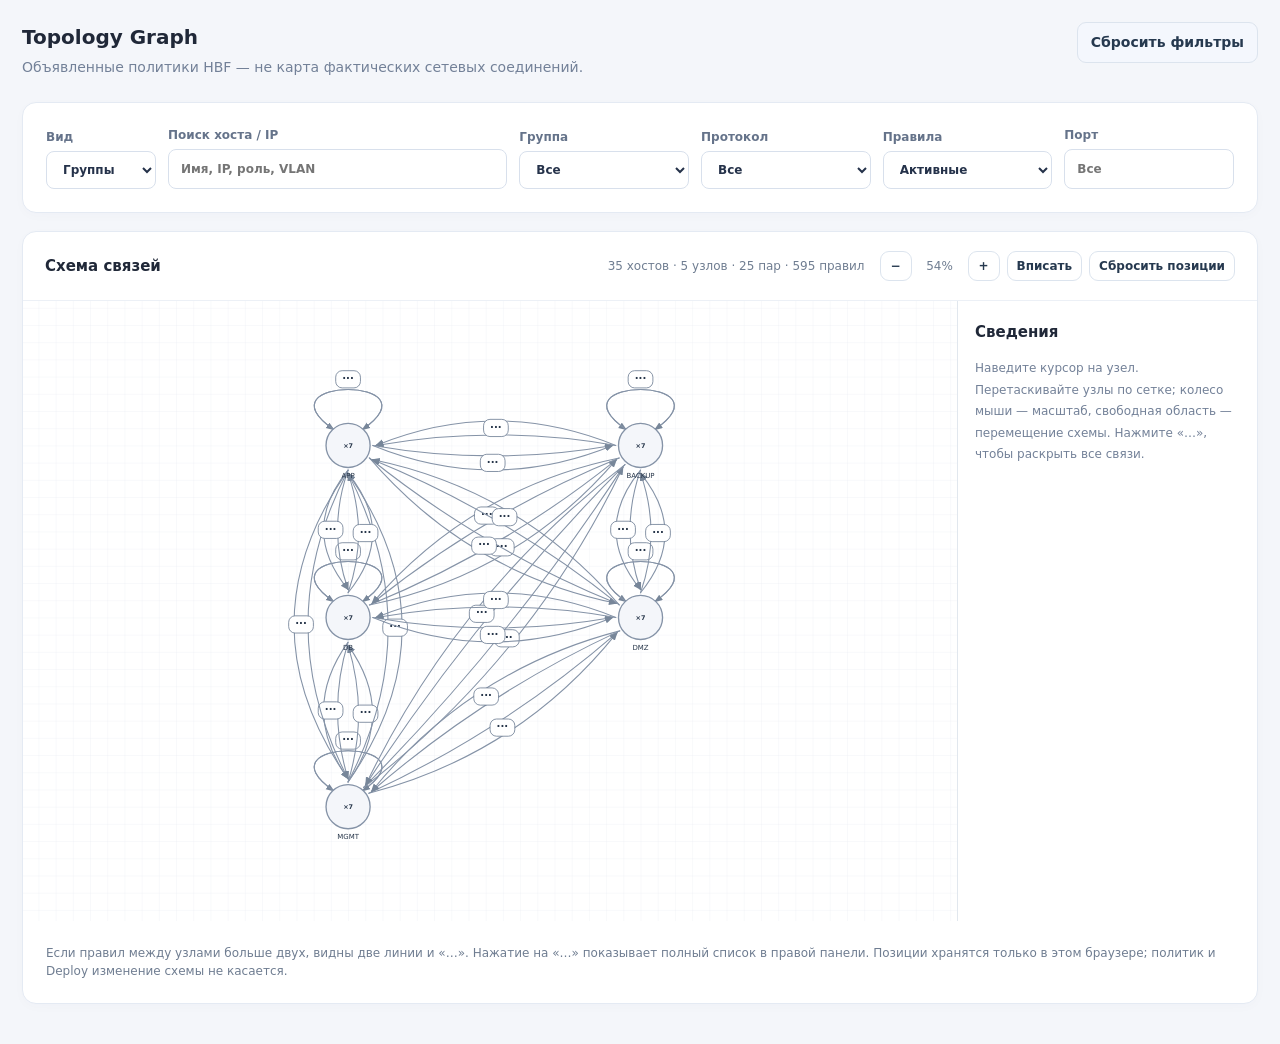
<file: tests/browser_topology_smoke.html>
<!doctype html><html lang="ru"><head><meta charset="utf-8"><link rel="stylesheet" href="../controller/static/style.css"><style>body{margin:0;padding:22px;background:#f4f6fa}#main{max-width:1280px;margin:auto}</style></head><body><main id="main"></main><script src="../controller/static/topology.js"></script><script>
const nodes=[];
for(let i=0;i<35;i++)nodes.push({id:'host'+i,label:'Host '+i,ip:'10.0.0.'+(i+1),grp:['MGMT','DB','APP','BACKUP','DMZ'][i%5],enabled:1,zone:'Lab',role:'test'});
const edges=[],pairs=new Map();let idx=0;
function add(a,b,port){const key=a+'-'+b;if(!pairs.has(key))pairs.set(key,[]);pairs.get(key).push({id:'P-'+(++idx),name:'DROP rule '+idx,src:a,dst:b,port,proto:'tcp',enabled:1});}
for(let i=0;i<35;i++)for(let j=0;j<17;j++){let dst=(i+j*3)%35;add('host'+i,'host'+dst,1100+j)}
for(const [key,rules] of pairs){edges.push({id:key,source:rules[0].src,target:rules[0].dst,rules,policy_count:rules.length})}
const model={nodes,groups:[...new Set(nodes.map(h=>h.grp))].map(id=>({id})),edges};
window.HBFTopology.render(document.querySelector('#main'),{model,agents:[],summary:{}});
</script></body></html>
</file>
<file: controller/static/style.css>
:root{font-family:Inter,ui-sans-serif,system-ui,-apple-system,'Segoe UI',sans-serif;font-size:14px;line-height:1.5;color:#202838;background:#f5f7fb;font-synthesis:none}*{box-sizing:border-box}button,input,select,textarea{font:inherit}button{cursor:pointer}button:disabled{opacity:.45;cursor:not-allowed}body{margin:0}.hidden{display:none!important}.shell{display:flex;min-height:100vh}.sidebar{width:260px;flex-shrink:0;background:#101c30;color:#d3deed;padding:29px 17px;display:flex;flex-direction:column;position:sticky;top:0;height:100vh}.brand{display:flex;align-items:center;gap:11px;padding:2px 10px}.brand-mark{background:#3981f3;color:white;border-radius:13px;font-size:22px;font-weight:900;width:42px;height:42px;display:grid;place-items:center;box-shadow:0 8px 24px #1562cd60}.brand b{font-size:18px;color:white;letter-spacing:1px}.brand b span{font-size:10px;background:#253d60;color:#9ac8ff;padding:3px 6px;border-radius:4px;vertical-align:middle}.brand small{display:block;color:#8598b7;font-size:11px}.sidebar-divider{height:1px;background:#243653;margin:30px 10px 20px}nav{display:flex;flex-direction:column;gap:4px}nav button{width:100%;background:transparent;border:0;color:#b4c3d8;text-align:left;padding:12px 14px;border-radius:10px;font-weight:600;display:flex;gap:14px;align-items:center}nav button span{font-size:19px;width:24px;text-align:center}nav button.active,nav button:hover{background:#213856;color:#fff}.sidebar-foot{margin-top:auto;border-top:1px solid #263750;padding:20px 10px 0;display:flex;align-items:center;gap:11px;font-size:12px}.sidebar-foot b,.sidebar-foot small{display:block}.sidebar-foot small{color:#8396b4}.status-dot{background:#40c18a;width:9px;height:9px;border-radius:50%;box-shadow:0 0 0 4px #40c18a20}.main{flex:1;min-width:0;display:flex;flex-direction:column}.topbar{background:#fff;border-bottom:1px solid #e4e9f1;padding:21px 38px;display:flex;align-items:center;justify-content:space-between}.eyebrow{font-size:10px;font-weight:800;letter-spacing:2px;color:#7a8ba4}.topbar h2{font-size:24px;line-height:1.15;margin:4px 0 0;letter-spacing:-.7px}.topright{display:flex;align-items:center;gap:15px}.user-pill{font-size:12px;border-radius:22px;padding:8px 14px;background:#eef3ff;color:#3864ae;font-weight:700}.content{width:100%;max-width:1450px;padding:34px 38px;flex:1}.content-heading{display:flex;align-items:flex-start;justify-content:space-between;gap:18px;margin:0 0 24px}.content-heading h3{font-size:20px;margin:0 0 5px}.muted{color:#738198;margin:0}.grid-stats{display:grid;grid-template-columns:repeat(4,minmax(0,1fr));gap:16px}.card,.panel{background:#fff;border:1px solid #e4eaf3;border-radius:14px;box-shadow:0 3px 12px #253b5705}.card{padding:20px}.card span.label{font-size:12px;color:#7c8a9e;font-weight:600}.metric{font-size:34px;font-weight:800;letter-spacing:-1.5px;margin:12px 0 1px}.card small{font-size:12px;color:#8a99ab}.section-grid{display:grid;grid-template-columns:1.35fr 1fr;gap:18px;margin-top:20px}.panel{margin-bottom:18px;overflow:hidden}.panel-head{padding:19px 22px;border-bottom:1px solid #ecf0f6;display:flex;align-items:center;justify-content:space-between}.panel-head h3{font-size:15px;margin:0}.panel-body{padding:23px}.btn{border:1px solid #dce4ee;border-radius:9px;background:white;color:#26394f;font-weight:700;padding:9px 13px}.btn:hover{border-color:#9aadd0}.btn.primary{background:#3479ee;color:white;border-color:#3479ee;box-shadow:0 4px 8px #3479ee20}.btn.primary:hover{background:#2068df}.btn.soft{background:#f4f7fd}.btn.danger{color:#b02d41;background:#fff1f3;border-color:#ffced7}.btn.small{font-size:12px;padding:5px 9px}.btn-row{display:flex;gap:8px;align-items:center;flex-wrap:wrap}.table-wrap{overflow-x:auto}table{width:100%;border-collapse:collapse;text-align:left}th,td{padding:15px 17px;border-bottom:1px solid #edf0f5;vertical-align:middle}th{color:#8492a7;font-size:11px;text-transform:uppercase;letter-spacing:.9px;font-weight:800;background:#fafdff}td{font-size:13px}tr:last-child td{border-bottom:0}td b{font-size:13px}.tag{display:inline-block;padding:4px 9px;border-radius:30px;font-size:11px;font-weight:750;background:#eaf0fb;color:#4a6291}.tag.green{background:#e2f7ef;color:#198663}.tag.red{background:#ffebef;color:#aa3853}.tag.yellow{background:#fff4df;color:#99660f}.tag.grey{background:#edf1f6;color:#6d7c91}.monospace,pre,.rule-name{font-family:ui-monospace,SFMono-Regular,Consolas,monospace}pre{font-size:12px;background:#111f35;color:#d7e9ff;border-radius:10px;line-height:1.65;padding:16px;overflow:auto;max-height:360px;white-space:pre-wrap;word-break:break-word}.rule-name{color:#4b62a3;font-weight:750}input,select,textarea{width:100%;padding:10px 12px;border:1px solid #d8e0ec;border-radius:8px;outline:none;background:#fff;color:#25324a}input:focus,select:focus,textarea:focus{border-color:#3981f3;box-shadow:0 0 0 3px #3981f31a}label{font-size:12px;color:#65738a;font-weight:650;display:block;margin-bottom:14px}label input,label select,label textarea{margin-top:5px}.form-grid{display:grid;grid-template-columns:1fr 1fr;gap:0 14px}.hint{background:#f4f8ff;border:1px solid #e0eafd;border-radius:10px;color:#506485;padding:13px 16px;font-size:12px}.warning{background:#fff8e8;border:1px solid #f2e2b9;border-radius:10px;color:#8c6726;padding:13px 16px;font-size:12px}.error{color:#bd3d50;font-size:12px}.healthy{color:#168b61}.unhealthy{color:#c24153}.empty{padding:30px;text-align:center;color:#8491a4}.actions{white-space:nowrap}.actions button{margin-right:5px}#notice{margin:0 38px}#notice .flash{padding:12px 16px;background:#e8f8f1;border:1px solid #c2e8d5;color:#13643d;border-radius:10px;margin-top:18px}#notice .flash.bad{color:#9a3146;background:#fff0f1;border-color:#ffd0d7}dialog{max-width:550px;width:calc(100vw - 32px);border:none;border-radius:16px;padding:0;box-shadow:0 26px 70px #121c3450}dialog::backdrop{background:#0c1c3490}.modal-content{padding:25px}.modal-content h3{margin:0 0 20px}.modal-foot{display:flex;gap:9px;justify-content:flex-end;margin-top:18px}.login-view{min-height:100vh;display:grid;place-items:center;background:radial-gradient(circle at 15% 20%,#203a62 0,transparent 48%),#111c30;padding:22px}.login-card{width:390px;background:#fff;border-radius:20px;padding:36px;box-shadow:0 22px 90px #0613268a}.login-card .brand-mark{margin-bottom:25px}.login-card h1{margin:5px 0;font-size:26px}.login-card .muted{margin-bottom:26px}.login-card .btn{width:100%}.step{display:flex;gap:10px;padding:12px 0;border-bottom:1px solid #edf1f6}.step strong{color:#3d71d5}footer{text-align:center;color:#92a0b2;font-size:11px;padding:25px}.pill{width:9px;height:9px;display:inline-block;border-radius:50%;background:#32bd86;margin-right:6px}.pill.off{background:#e05c72}.inline-code{padding:2px 6px;background:#eef3fc;border-radius:4px;font-family:monospace;font-size:12px}.split{display:flex;gap:12px;align-items:center}.check{display:flex;align-items:center;gap:8px;margin:4px 0 16px}.check input{width:auto;margin:0}.note{font-size:12px;color:#6f7d91}#jobLogs{margin-top:15px}a{color:#3778db}#agentSummary{font-size:12px;color:#71809a}
@media(max-width:1050px){.grid-stats{grid-template-columns:repeat(2,1fr)}.section-grid{grid-template-columns:1fr}.sidebar{width:220px}.content{padding:24px}.topbar{padding:19px 24px}#notice{margin:0 24px}}
@media(max-width:650px){.shell{display:block}.sidebar{position:static;height:auto;width:100%;padding:10px}.sidebar-divider,.sidebar-foot{display:none}.brand{padding:5px}nav{flex-direction:row;overflow:auto;padding:6px 0}nav button{white-space:nowrap;width:auto;padding:7px 10px;font-size:11px}nav button span{display:none}.topbar{padding:14px 16px}.topbar h2{font-size:20px}.content{padding:18px 12px}.grid-stats{gap:9px}.card{padding:13px}.metric{font-size:27px}.content-heading{align-items:center}#notice{margin:0 12px}.form-grid{grid-template-columns:1fr}th,td{padding:11px 8px}}
/* Alpha 1.1 topology: simple, neutral presentation; no per-policy color coding. */
.topology-controls{display:grid;grid-template-columns:110px minmax(160px,2fr) repeat(4,minmax(100px,1fr));gap:12px;align-items:end}
.topology-controls label{margin:0}.topology-layout{display:grid;grid-template-columns:minmax(0,1fr) 300px;min-height:470px}
.topology-canvas{position:relative;min-width:0;overflow:auto;max-height:740px;background:#fff}
.topology-canvas svg{display:block;width:100%;min-width:660px;height:auto;color:#778699}
.topology-link{fill:none;stroke:#8593a7;stroke-width:2;stroke-linecap:round}
.topology-hit{fill:none;stroke:transparent;stroke-width:15;cursor:pointer}
.topology-edge.dimmed{opacity:.12}
.topology-node{cursor:pointer}.topology-node circle{fill:#f4f6fa;stroke:#8593a7;stroke-width:2.5}
.topology-node.selected circle,.topology-node:hover circle{fill:#e8eef8;stroke:#253d5c;stroke-width:3}
.topology-node text{fill:#27364a;font-size:12px;font-weight:600;pointer-events:none}
.topology-node-caption{font-size:13px!important;font-weight:500!important}
.topology-group-label{fill:#566679;font-size:14px;font-weight:700}
.topology-edge-count rect{fill:#fff;stroke:#a1adba;stroke-width:1}
.topology-edge-count text{fill:#43566a;font-size:12px}
.topology-tooltip{position:absolute;z-index:10;background:#fff;border:1px solid #bbc7d4;box-shadow:0 9px 22px #1e354325;padding:12px 14px;border-radius:7px;min-width:220px;max-width:330px;pointer-events:none;font-size:12px;line-height:1.7;color:#283a4d}
.topology-tooltip div{margin-top:2px}.topology-tooltip small{display:block;color:#687c91}
.topology-tooltip[hidden]{display:none}
.topology-details{border-left:1px solid #e1e7ee;padding:18px 17px;overflow:auto;max-height:740px;font-size:12px;line-height:1.8}
.topology-details h3{font-size:15px;margin:0 0 12px}.topology-details h4{margin:16px 0 6px}
.topology-rule-list{max-height:310px;overflow:auto}.topology-rule-list>div{padding:7px 0;border-bottom:1px solid #e7eaf0}
.policy-filters{display:grid;grid-template-columns:minmax(250px,2fr) minmax(140px,1fr);gap:12px}
tr[hidden]{display:none}
@media(max-width:1150px){.topology-controls{grid-template-columns:repeat(3,minmax(0,1fr))}.topology-layout{grid-template-columns:minmax(0,1fr) 240px}}
@media(max-width:780px){.topology-controls{grid-template-columns:repeat(2,minmax(0,1fr))}.topology-layout{grid-template-columns:1fr}.topology-details{border-left:0;border-top:1px solid #e1e7ee;max-height:none}}
/* Topology interaction refresh: only the graph itself is restyled. */
.topology-head{gap:16px;flex-wrap:wrap}
.topology-toolbar{display:flex;align-items:center;gap:7px;flex-wrap:wrap;justify-content:flex-end}
.topology-toolbar #topCounter{margin-right:8px}
.topology-toolbar .btn.small{min-width:32px}
.topology-zoom-value{min-width:42px;text-align:center;font-variant-numeric:tabular-nums}
.topology-canvas{height:620px;max-height:none;overflow:hidden;touch-action:none;cursor:grab;background:#fff}
.topology-canvas .topology-svg{display:block;width:100%;min-width:0;height:100%;color:#778699;touch-action:none;user-select:none}
.topology-canvas .topology-svg.panning{cursor:grabbing}
.topology-grid{pointer-events:all}
.topology-node{cursor:grab;touch-action:none}
.topology-node.dragging{cursor:grabbing}
.topology-edge{cursor:pointer}
.topology-more{cursor:pointer;pointer-events:all}
.topology-more rect{fill:#fff;stroke:#6b7c92;stroke-width:1.5}
.topology-more text{fill:#27364a;font-size:19px;font-weight:750;pointer-events:none}
.topology-more:hover rect,.topology-more:focus rect{fill:#e9f0fb;stroke:#244a77}
.topology-tooltip{max-height:250px;overflow:hidden}
.topology-rule-list{max-height:500px;overflow:auto}
.topology-rule-list>div{overflow-wrap:anywhere}
@media(max-width:780px){.topology-canvas{height:440px}.topology-toolbar{justify-content:flex-start}}

/* Alpha 1.2 multi-field policy editor: scroll independently on small screens. */
dialog{max-width:780px;max-height:calc(100vh - 32px);overflow:auto}
@media(max-width:650px){dialog{max-width:calc(100vw - 16px);max-height:calc(100vh - 16px)}.modal-content{padding:18px}}

/* Live quarantine indicator; displayed policy edges are not live connectivity. */
.topology-node.topology-quarantined > circle { stroke: #c62e36; stroke-width: 4px; fill: #ffebec; }
.topology-node.topology-quarantined > text { fill: #8f141b; }
</file>
